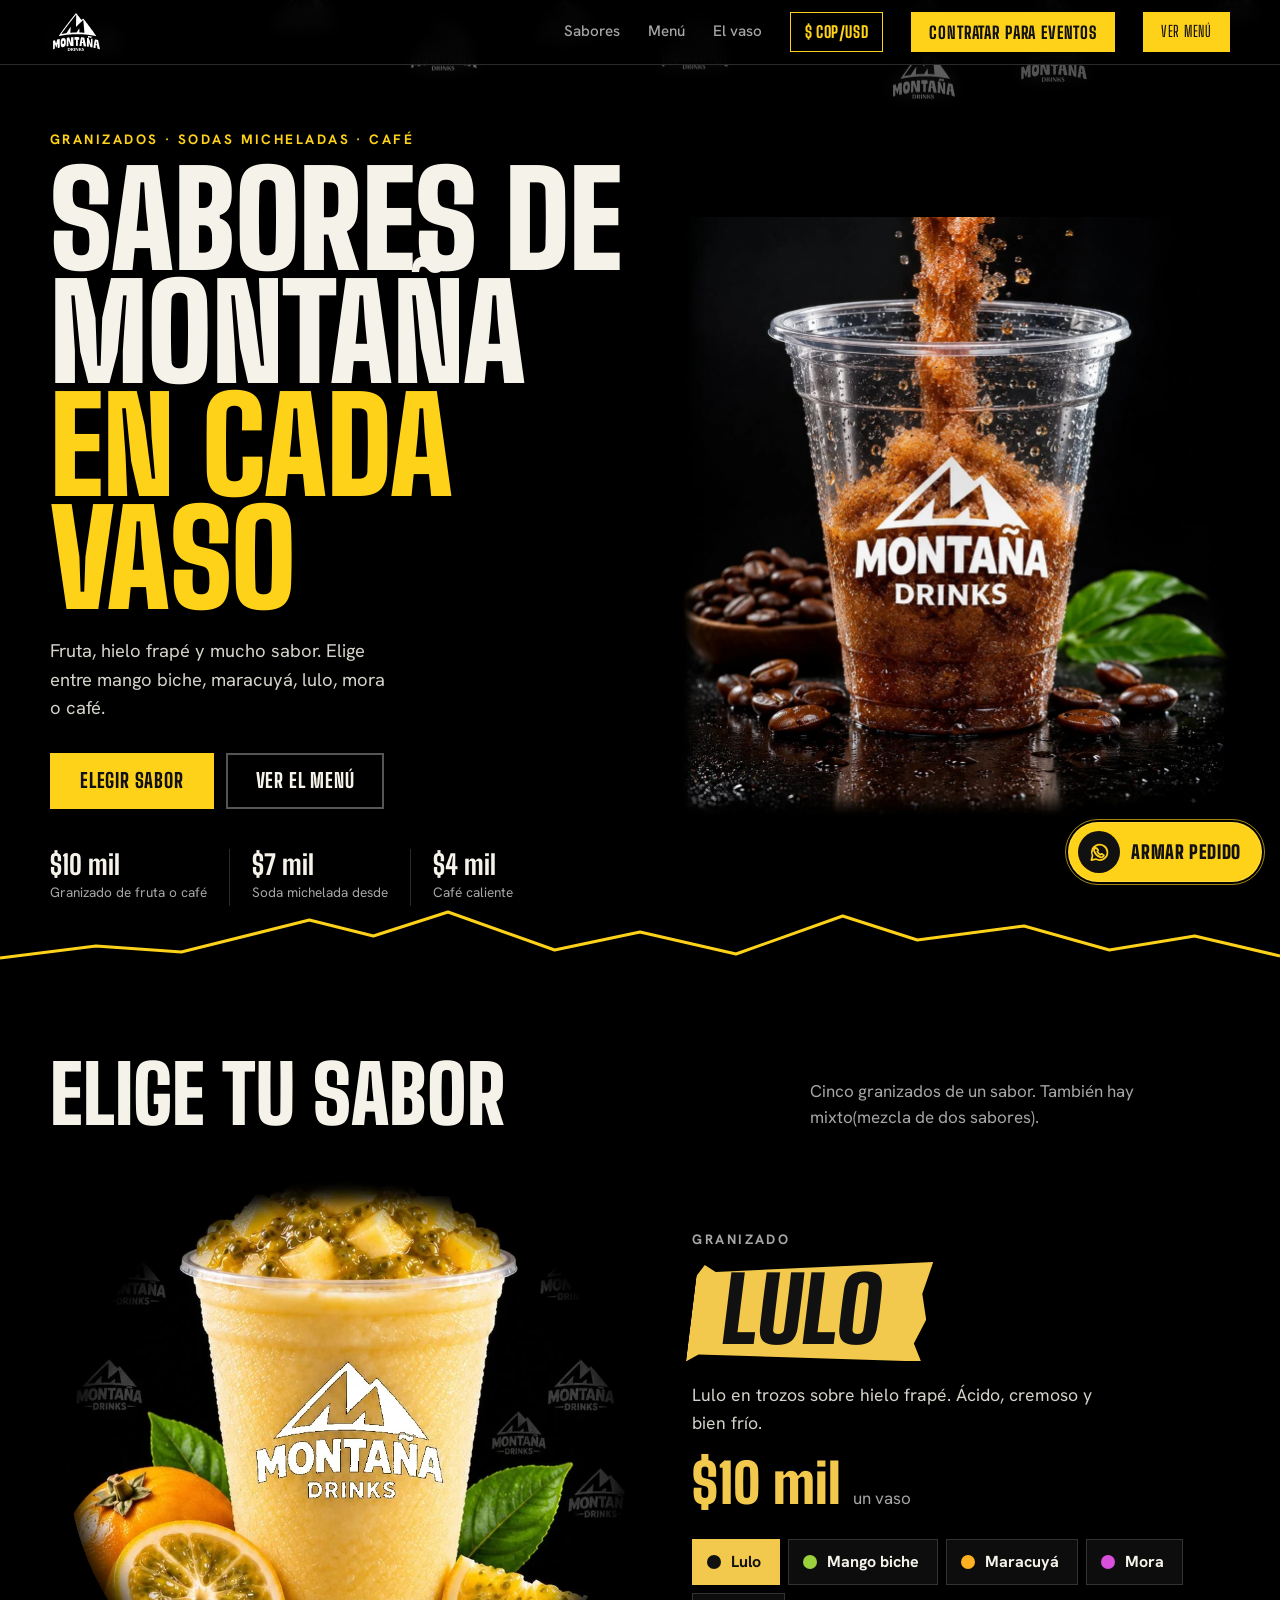
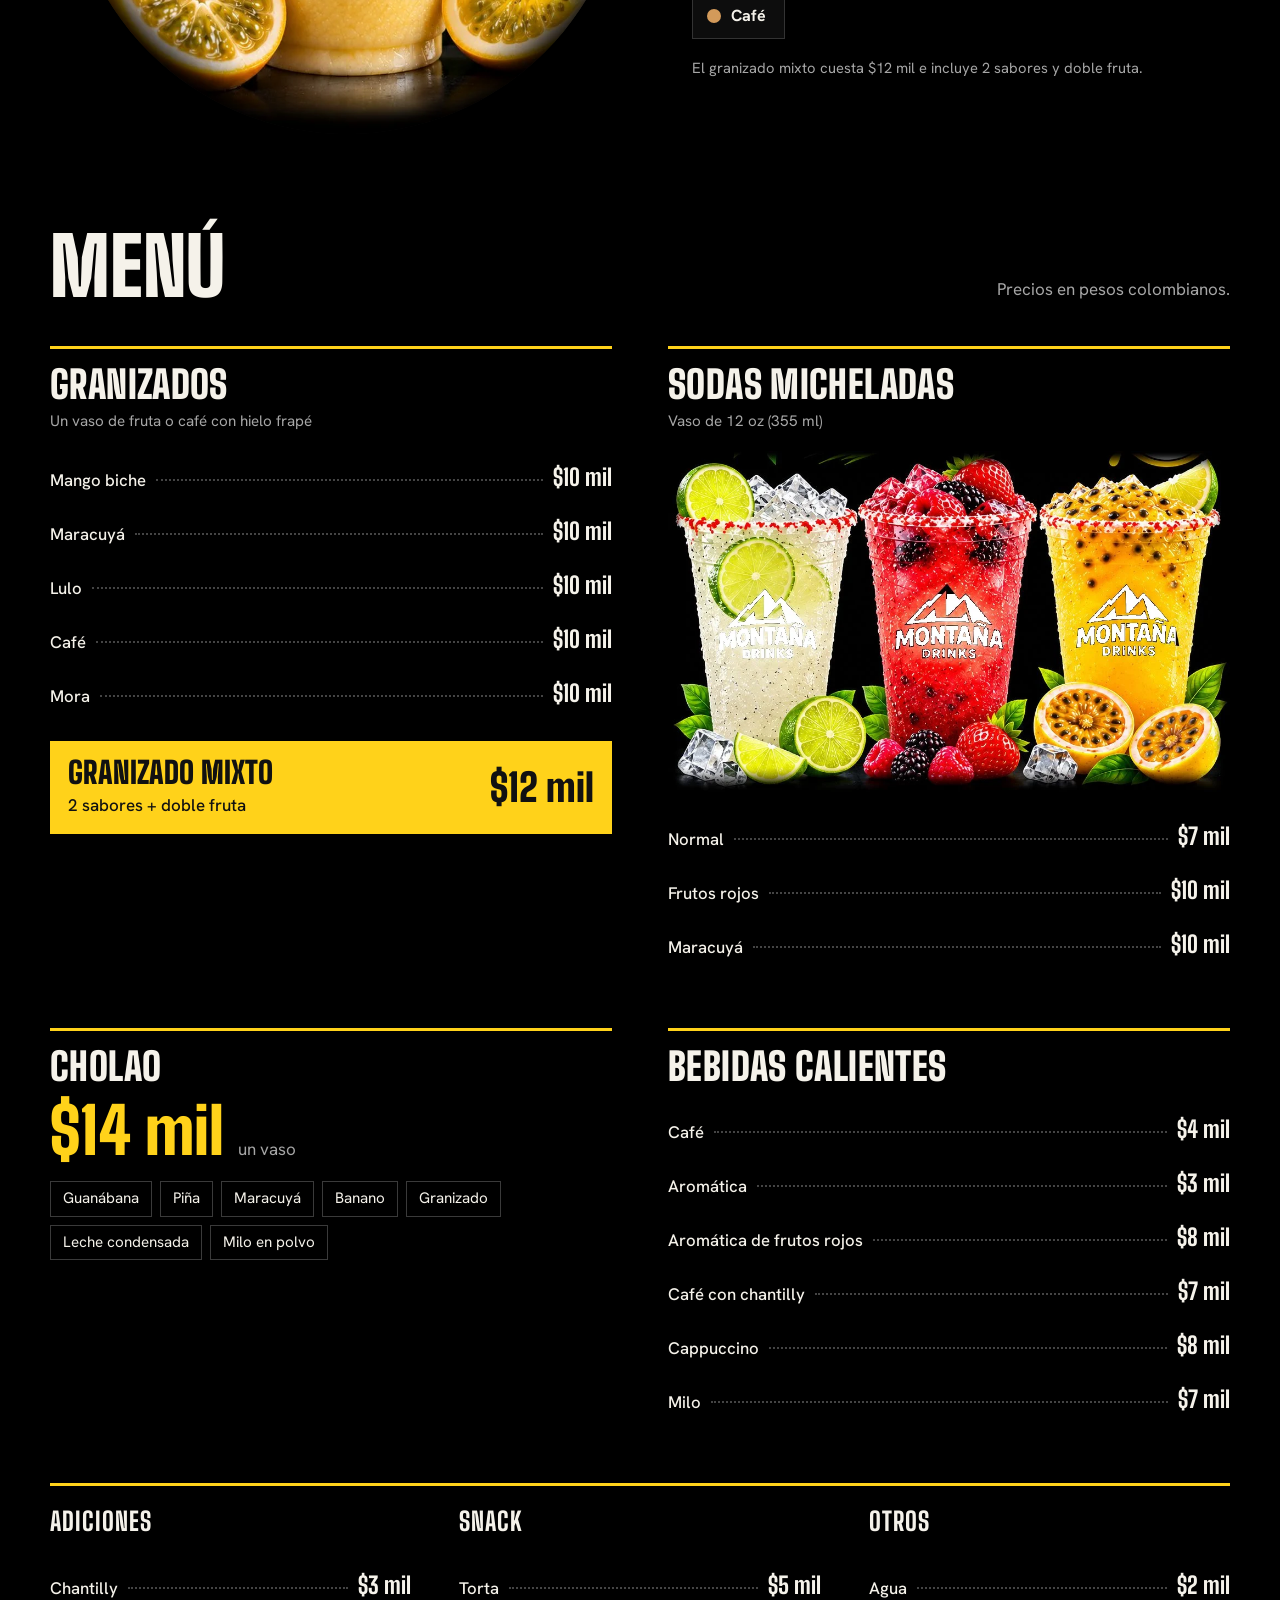
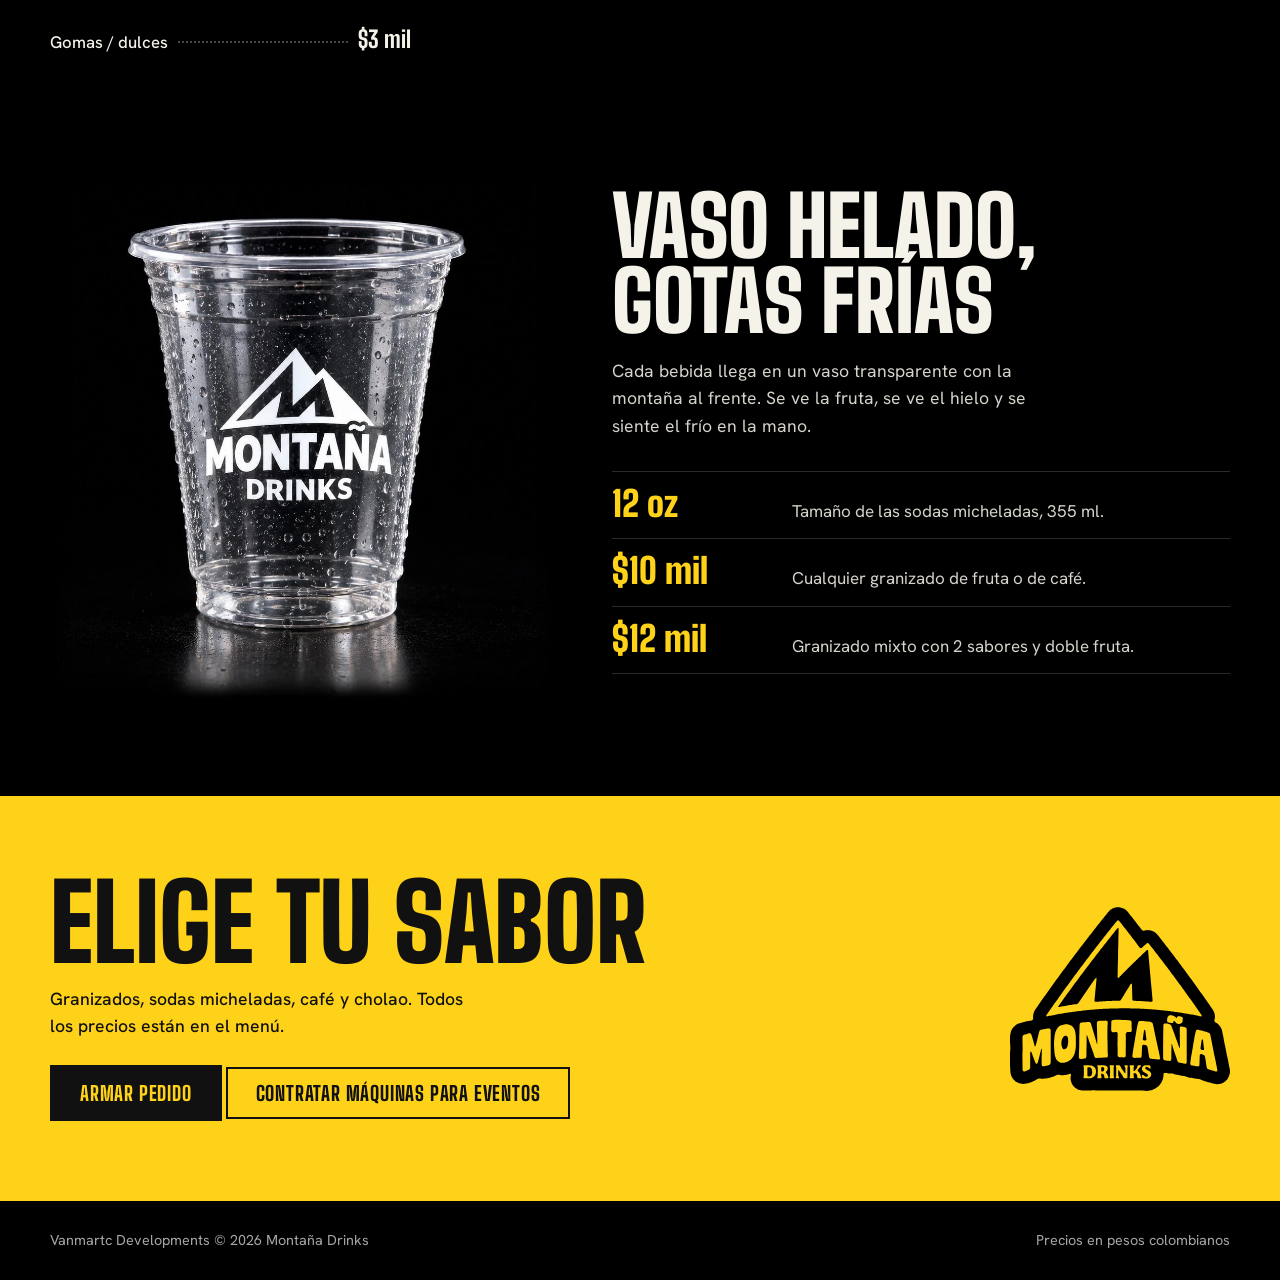
<file: index.html>
<!doctype html>
<html lang="es">

<head>
    <meta charset="utf-8">
    <meta name="viewport" content="width=device-width, initial-scale=1, viewport-fit=cover">

    <!-- SEO Primario -->
    <title>Montaña Drinks | Granizados, Sodas Micheladas y Café Artesanal</title>
    <meta name="description" content="Granizados artesanales de fruta natural, sodas micheladas, café helado y caliente, y cholao. Alquiler de máquinas de granizados para eventos. Frío de montaña en cada vaso.">
    <meta name="keywords" content="granizados, sodas micheladas, café artesanal, cholao, bebidas frías, máquinas para eventos, Montaña Drinks, catering de bebidas">
    <meta name="author" content="Montaña Drinks">
    <meta name="robots" content="index, follow, max-image-preview:large, max-snippet:-1, max-video-preview:-1">
    <link rel="canonical" href="https://xn--montaadrinks-ehb.com/">

    <!-- Geo y Configuración Móvil -->
    <meta name="geo.region" content="CO">
    <meta name="format-detection" content="telephone=no">
    <meta name="theme-color" content="#000000">

    <!-- Open Graph / Facebook / WhatsApp -->
    <meta property="og:type" content="website" />
    <meta property="og:locale" content="es_CO" />
    <meta property="og:site_name" content="Montaña Drinks" />
    <meta property="og:url" content="https://xn--montaadrinks-ehb.com" />
    <meta property="og:title" content="Montaña Drinks | Granizados, Sodas Micheladas y Café Artesanal" />
    <meta property="og:description" content="Granizados de fruta natural, sodas micheladas, café y cholao. Alquiler de máquinas de granizados para tus eventos. Pide en línea por WhatsApp." />
    <meta property="og:image" content="https://xn--montaadrinks-ehb.com/preview.jpg" />
    <meta property="og:image:secure_url" content="https://xn--montaadrinks-ehb.com/preview.jpg" />
    <meta property="og:image:type" content="image/jpeg" />
    <meta property="og:image:width" content="1200" />
    <meta property="og:image:height" content="630" />
    <meta property="og:image:alt" content="Montaña Drinks - Granizados, Sodas Micheladas y Café Artesanal" />

    <!-- Twitter Card -->
    <meta name="twitter:card" content="summary_large_image">
    <meta name="twitter:title" content="Montaña Drinks | Granizados, Sodas Micheladas y Café Artesanal">
    <meta name="twitter:description" content="Granizados de fruta natural, sodas micheladas, café y cholao. Alquiler de máquinas para eventos y pedidos por WhatsApp.">
    <meta name="twitter:image" content="https://xn--montaadrinks-ehb.com/preview.jpg">
    <meta name="twitter:image:alt" content="Montaña Drinks - Granizados, Sodas Micheladas y Café Artesanal">

    <!-- Favicons y Web App Manifest -->
    <link rel="apple-touch-icon" sizes="180x180" href="apple-touch-icon.png">
    <link rel="icon" type="image/png" sizes="32x32" href="favicon-32x32.png">
    <link rel="icon" type="image/png" sizes="16x16" href="favicon-16x16.png">
    <link rel="manifest" href="site.webmanifest">
    <link rel="icon" href="favicon.ico">

    <!-- Fuentes y Estilos -->
    <link rel="preconnect" href="https://fonts.googleapis.com">
    <link rel="preconnect" href="https://fonts.gstatic.com" crossorigin>
    <link rel="stylesheet" href="https://fonts.googleapis.com/css2?family=Big+Shoulders+Display:wght@700;800;900&family=Hanken+Grotesk:wght@400;500;700&display=swap">
    <link rel="stylesheet" href="css/styles.css">

    <!-- Datos Estructurados JSON-LD (Schema.org) -->
    <script type="application/ld+json">
        {
            "@context": "https://schema.org",
            "@graph": [{
                "@type": "FoodEstablishment",
                "@id": "https://xn--montaadrinks-ehb.com/#business",
                "name": "Montaña Drinks",
                "url": "https://xn--montaadrinks-ehb.com/",
                "logo": "https://xn--montaadrinks-ehb.com/img/logo.svg",
                "image": "https://xn--montaadrinks-ehb.com/preview.jpg",
                "description": "Granizados artesanales de fruta natural, sodas micheladas, café y cholao. Servicio de máquinas para eventos.",
                "telephone": "+573045636955",
                "priceRange": "$$",
                "servesCuisine": ["Granizados", "Bebidas artesanales", "Café", "Sodas micheladas", "Cholao"],
                "hasMenu": "https://xn--montaadrinks-ehb.com/#menu",
                "currenciesAccepted": "COP, USD",
                "paymentAccepted": "Cash, Transfer, Card"
            }, {
                "@type": "WebSite",
                "@id": "https://xn--montaadrinks-ehb.com/#website",
                "url": "https://xn--montaadrinks-ehb.com/",
                "name": "Montaña Drinks",
                "description": "Granizados, sodas micheladas, café y cholao. Frío de montaña en cada vaso.",
                "inLanguage": "es"
            }]
        }
    </script>
</head>

<body>
    <div class="ambient" id="ambient" aria-hidden="true">
        <div class="ambient-logos" id="ambientLogos"></div>
        <div class="ambient-ice" id="ambientIce"></div>
    </div>

    <header class="top">
        <div class="wrap">
            <a class="brand" href="#top" aria-label="Montaña Drinks, inicio"><img src="img/logo.svg" width="53" height="44" alt="Montaña Drinks"></a>
            <nav class="nav" aria-label="Principal">
                <a href="#sabores">Sabores</a>
                <a href="#menu">Menú</a>
                <a href="#vaso">El vaso</a>
                <button class="currency-toggle" id="currencyToggle" type="button" aria-label="Mostrar precios en dólares estadounidenses" aria-pressed="false"> $ COP/USD</button>
                <button class="btn-mini event-nav-button" id="openEventFromHeader" type="button" aria-label="Conoce el servicio de máquinas para eventos" aria-haspopup="dialog">
                    <span class="event-nav-long">Contratar para eventos</span>
                    <span class="event-nav-short" aria-hidden="true">Eventos</span>
                </button>
                <a class="btn-mini" href="#menu">Ver menú</a>
            </nav>
        </div>
    </header>

    <main id="top">
        <section class="hero" aria-labelledby="h-hero">
            <video class="hero-video" id="heroVideo" autoplay muted loop playsinline preload="metadata" aria-hidden="true" hidden></video>
            <div class="wrap">
                <div>
                    <p class="eyebrow">Granizados · Sodas micheladas · Café</p>
                    <h1 id="h-hero">Sabores de montaña <span>en cada vaso</span></h1>
                    <p class="lead">Fruta, hielo frapé y mucho sabor. Elige entre mango biche, maracuyá, lulo, mora o café.
                    </p>
                    <div class="cta-row">
                        <a class="btn" href="#sabores">Elegir sabor</a>
                        <a class="btn ghost" href="#menu">Ver el menú</a>
                    </div>
                    <ul class="facts">
                        <li><b data-price-cop="10000">$10 mil</b><small>Granizado de fruta o café</small></li>
                        <li><b data-price-cop="7000">$7 mil</b><small>Soda michelada desde</small></li>
                        <li><b data-price-cop="4000">$4 mil</b><small>Café caliente</small></li>
                    </ul>
                </div>
                <div class="hero-media">
                    <img src="img/pour.webp" width="1100" height="1204" alt="Granizado de café cayendo en un vaso transparente de Montaña Drinks, con gotas y granos de café alrededor">
                </div>
            </div>
        </section>

        <svg class="ridge" viewBox="0 0 1200 56" preserveAspectRatio="none" aria-hidden="true">
            <path
                d="M0 52 L90 40 L170 46 L290 14 L350 30 L420 6 L520 44 L600 26 L690 48 L790 10 L860 34 L960 20 L1040 44 L1120 30 L1200 50" />
        </svg>

        <section class="sec" id="sabores" aria-labelledby="h-sabores" style="--accent:#f2c94c">
            <div class="wrap">
                <div class="sec-head">
                    <h2 id="h-sabores">Elige tu sabor</h2>
                    <p>Cinco granizados de un sabor. También hay mixto(mezcla de dos sabores).</p>
                </div>
                <div class="flavors" id="flavors">
                    <div class="stage" aria-label="Video del sabor seleccionado">
                        <video class="is-active" data-flavor="lulo" src="videos/lulo.mp4" poster="img/lulo.webp" autoplay muted loop playsinline preload="auto" aria-hidden="true"></video>
                        <video poster="img/mango.webp" muted loop playsinline preload="none" aria-hidden="true"></video>
                    </div>
                    <div class="info">
                        <p class="kicker">Granizado</p>
                        <h3 class="flavor-name" id="flavorName">Lulo</h3>
                        <p class="flavor-desc" id="flavorDesc">Lulo en trozos sobre hielo frapé. Ácido, cremoso y bien frío.
                        </p>
                        <p class="flavor-price"><b id="flavorPrice" data-price-cop="10000">$10 mil</b><span>un
                                vaso</span></p>
                        <div class="picker" role="group" aria-label="Sabores de granizado">
                            <button type="button" aria-pressed="true" data-id="lulo" data-name="Lulo" data-c="#f2c94c" data-img="img/lulo.webp" data-video="videos/lulo.mp4" data-desc="Lulo en trozos sobre hielo frapé. Ácido, cremoso y bien frío." style="--c:#f2c94c"><i></i>Lulo</button>
                            <button type="button" aria-pressed="false" data-id="mango" data-name="Mango biche" data-c="#9bd13d" data-img="img/mango.webp" data-video="videos/mangobiche.mp4" data-desc="Mango verde en láminas con un toque picante encima. Verde, fresco y con carácter."
                                style="--c:#9bd13d"><i></i>Mango biche</button>
                            <button type="button" aria-pressed="false" data-id="maracuya" data-name="Maracuyá" data-c="#ffb020" data-img="img/maracuya.webp" data-video="videos/maracuya.mp4" data-desc="Pulpa de maracuyá con semillas sobre hielo. Tropical, ácido y brillante." style="--c:#ffb020"><i></i>Maracuyá</button>
                            <button type="button" aria-pressed="false" data-id="mora" data-name="Mora" data-c="#d84fdb" data-img="img/mora.webp" data-video="videos/blackberry.mp4" data-desc="Moras frescas sobre hielo rosado. Dulce, ácida y con color de sobra." style="--c:#d84fdb"><i></i>Mora</button>
                            <button type="button" aria-pressed="false" data-id="cafe" data-name="Café" data-c="#d39a5a" data-img="img/cafe.webp" data-video="videos/cafe.mp4" data-desc="Café frío con chantilly y chocolate. Para quien quiere el café helado." style="--c:#d39a5a"><i></i>Café</button>
                        </div>
                        <p class="note">El granizado mixto cuesta <span data-price-cop="12000">$12 mil</span> e incluye 2 sabores y doble fruta.
                        </p>
                    </div>
                </div>
            </div>
        </section>

        <section class="sec" id="menu" aria-labelledby="h-menu" style="padding-top:0">
            <div class="wrap">
                <div class="sec-head">
                    <h2 id="h-menu">Menú</h2>
                    <p id="currencyNote">Precios en pesos colombianos.</p>
                </div>
                <div class="menu-grid">
                    <article class="board">
                        <h3>Granizados</h3>
                        <p class="sub">Un vaso de fruta o café con hielo frapé</p>
                        <ul class="rows">
                            <li class="row"><span class="nm">Mango biche</span><span class="dots"></span><span class="pr" data-price-cop="10000">$10 mil</span></li>
                            <li class="row"><span class="nm">Maracuyá</span><span class="dots"></span><span class="pr" data-price-cop="10000">$10 mil</span></li>
                            <li class="row"><span class="nm">Lulo</span><span class="dots"></span><span class="pr" data-price-cop="10000">$10 mil</span></li>
                            <li class="row"><span class="nm">Café</span><span class="dots"></span><span class="pr" data-price-cop="10000">$10 mil</span></li>
                            <li class="row"><span class="nm">Mora</span><span class="dots"></span><span class="pr" data-price-cop="10000">$10 mil</span></li>
                        </ul>
                        <div class="mixto">
                            <div><b>Granizado mixto</b><br><span>2 sabores + doble fruta</span></div>
                            <strong data-price-cop="12000">$12 mil</strong>
                        </div>
                    </article>

                    <article class="board">
                        <h3>Sodas micheladas</h3>
                        <p class="sub">Vaso de 12 oz (355 ml)</p>
                        <img class="sodas-img" src="img/sodas.webp" width="1024" height="620" alt="Tres sodas micheladas: normal con limón, frutos rojos y maracuyá, con borde escarchado">
                        <ul class="rows">
                            <li class="row"><span class="nm">Normal</span><span class="dots"></span><span class="pr" data-price-cop="7000">$7 mil</span></li>
                            <li class="row"><span class="nm">Frutos rojos</span><span class="dots"></span><span class="pr" data-price-cop="10000">$10 mil</span></li>
                            <li class="row"><span class="nm">Maracuyá</span><span class="dots"></span><span class="pr" data-price-cop="10000">$10 mil</span></li>
                        </ul>
                    </article>

                    <article class="board">
                        <h3>Cholao</h3>
                        <div class="cholao-price"><b data-price-cop="14000">$14 mil</b><span>un vaso</span></div>
                        <ul class="tags">
                            <li>Guanábana</li>
                            <li>Piña</li>
                            <li>Maracuyá</li>
                            <li>Banano</li>
                            <li>Granizado</li>
                            <li>Leche condensada</li>
                            <li>Milo en polvo</li>
                        </ul>
                    </article>

                    <article class="board">
                        <h3>Bebidas calientes</h3>
                        <ul class="rows">
                            <li class="row"><span class="nm">Café</span><span class="dots"></span><span class="pr" data-price-cop="4000">$4 mil</span></li>
                            <li class="row"><span class="nm">Aromática</span><span class="dots"></span><span class="pr" data-price-cop="3000">$3 mil</span></li>
                            <li class="row"><span class="nm">Aromática de frutos rojos</span><span class="dots"></span><span class="pr" data-price-cop="8000">$8 mil</span></li>
                            <li class="row"><span class="nm">Café con chantilly</span><span class="dots"></span><span class="pr" data-price-cop="7000">$7 mil</span></li>
                            <li class="row"><span class="nm">Cappuccino</span><span class="dots"></span><span class="pr" data-price-cop="8000">$8 mil</span></li>
                            <li class="row"><span class="nm">Milo</span><span class="dots"></span><span class="pr" data-price-cop="7000">$7 mil</span></li>
                        </ul>
                    </article>

                    <article class="board span-2">
                        <div class="extras">
                            <div>
                                <h4>Adiciones</h4>
                                <ul class="rows">
                                    <li class="row"><span class="nm">Chantilly</span><span class="dots"></span><span class="pr" data-price-cop="3000">$3 mil</span></li>
                                    <li class="row"><span class="nm">Gomas / dulces</span><span class="dots"></span><span class="pr" data-price-cop="3000">$3 mil</span>
                                    </li>
                                </ul>
                            </div>
                            <div>
                                <h4>Snack</h4>
                                <ul class="rows">
                                    <li class="row"><span class="nm">Torta</span><span class="dots"></span><span class="pr" data-price-cop="5000">$5 mil</span></li>
                                </ul>
                            </div>
                            <div>
                                <h4>Otros</h4>
                                <ul class="rows">
                                    <li class="row"><span class="nm">Agua</span><span class="dots"></span><span class="pr" data-price-cop="2000">$2 mil</span></li>
                                </ul>
                            </div>
                        </div>
                    </article>
                </div>
            </div>
        </section>

        <section class="sec" id="vaso" aria-labelledby="h-vaso" style="padding-top:0">
            <div class="wrap cup">
                <img src="img/vaso.webp" width="1000" height="1061" alt="Vaso transparente de Montaña Drinks cubierto de gotas de agua sobre fondo negro">
                <div>
                    <h2 id="h-vaso">Vaso helado, gotas frías</h2>
                    <p>Cada bebida llega en un vaso transparente con la montaña al frente. Se ve la fruta, se ve el hielo y se siente el frío en la mano.</p>
                    <dl class="stats">
                        <div>
                            <dt>12 oz</dt>
                            <dd>Tamaño de las sodas micheladas, 355 ml.</dd>
                        </div>
                        <div>
                            <dt data-price-cop="10000">$10 mil</dt>
                            <dd>Cualquier granizado de fruta o de café.</dd>
                        </div>
                        <div>
                            <dt data-price-cop="12000">$12 mil</dt>
                            <dd>Granizado mixto con 2 sabores y doble fruta.</dd>
                        </div>
                    </dl>
                </div>
            </div>
        </section>

        <section class="close" aria-labelledby="h-close">
            <div class="wrap">
                <div>
                    <h2 id="h-close">Elige tu sabor</h2>
                    <p>Granizados, sodas micheladas, café y cholao. Todos los precios están en el menú.</p>
                    <a class="btn" id="orderBtn" data-order href="#orderDialog" aria-haspopup="dialog">Armar pedido</a>
                    <button class="btn event-cta" id="openEventFromClose" type="button" aria-haspopup="dialog">Contratar
                        máquinas para eventos</button>
                </div>
                <img src="img/logoNegro.svg" width="600" height="502" alt="Logo de Montaña Drinks">
            </div>
        </section>
    </main>

    <footer>
        <div class="wrap">
            <span>Vanmartc Developments © 2026 Montaña Drinks</span>
            <span id="footerCurrency">Precios en pesos colombianos</span>
        </div>
    </footer>

    <button class="whatsapp-float" id="whatsappFloat" type="button" aria-label="Armar pedido por WhatsApp" aria-haspopup="dialog">
        <span class="whatsapp-icon" aria-hidden="true">
            <svg viewBox="0 0 24 24">
                <path d="M20.3 11.7a8.2 8.2 0 0 1-12.1 7.2L3.5 20l1.2-4.5a8.2 8.2 0 1 1 15.6-3.8Z"></path>
                <path
                    d="M8.3 7.8c.3-.4.7-.4 1-.1l1.2 1.7c.2.3.2.6-.1.9l-.7.7a8.4 8.4 0 0 0 3.3 3.3l.7-.7c.3-.3.6-.3.9-.1l1.7 1.2c.3.2.3.7.1 1-1 1.2-2.4 1.6-3.8 1.1a10.7 10.7 0 0 1-6.2-6.2c-.5-1.4-.1-2.8 1.1-3.8Z">
                </path>
            </svg>
        </span>
        <span>Armar pedido</span>
    </button>

    <dialog class="order-dialog" id="orderDialog" aria-labelledby="orderTitle">
        <div class="order-dialog-content">
            <div class="order-dialog-head">
                <div>
                    <h2 id="orderTitle">Arma tu pedido</h2>
                    <p>Elige bebidas, cantidades y adiciones.</p>
                </div>
                <button class="order-close" id="closeOrder" type="button" aria-label="Cerrar pedido">×</button>
            </div>

            <div class="order-fields">
                <label for="orderProduct">Producto
                    <select id="orderProduct">
                        <optgroup label="Granizados">
                            <option value="granizado-lulo" data-name="Granizado de lulo" data-order-price-cop="10000"
                                selected>Granizado de lulo</option>
                            <option value="granizado-mango" data-name="Granizado de mango biche"
                                data-order-price-cop="10000">Granizado de mango biche</option>
                            <option value="granizado-maracuya" data-name="Granizado de maracuyá"
                                data-order-price-cop="10000">Granizado de maracuyá</option>
                            <option value="granizado-mora" data-name="Granizado de mora" data-order-price-cop="10000">
                                Granizado de mora</option>
                            <option value="granizado-cafe" data-name="Granizado de café" data-order-price-cop="10000">
                                Granizado de café</option>
                            <option value="granizado-mixto" data-name="Granizado mixto" data-order-price-cop="12000">
                                Granizado mixto</option>
                        </optgroup>
                        <optgroup label="Sodas micheladas">
                            <option value="soda-normal" data-name="Soda michelada normal" data-order-price-cop="7000">
                                Normal</option>
                            <option value="soda-frutos-rojos" data-name="Soda michelada de frutos rojos"
                                data-order-price-cop="10000">Frutos rojos</option>
                            <option value="soda-maracuya" data-name="Soda michelada de maracuyá"
                                data-order-price-cop="10000">Maracuyá</option>
                        </optgroup>
                        <optgroup label="Cholao">
                            <option value="cholao" data-name="Cholao" data-order-price-cop="14000">GraniCholao</option>
                        </optgroup>
                        <optgroup label="Bebidas calientes">
                            <option value="cafe-caliente" data-name="Café caliente" data-order-price-cop="4000">Café
                            </option>
                            <option value="aromatica" data-name="Aromática" data-order-price-cop="3000">Aromática
                            </option>
                            <option value="aromatica-rojos" data-name="Aromática de frutos rojos"
                                data-order-price-cop="8000">Aromática de frutos rojos</option>
                            <option value="cafe-chantilly" data-name="Café con chantilly" data-order-price-cop="7000">
                                Café con chantilly</option>
                            <option value="cappuccino" data-name="Cappuccino" data-order-price-cop="8000">Cappuccino
                            </option>
                            <option value="milo" data-name="Milo" data-order-price-cop="7000">Milo</option>
                        </optgroup>
                        <optgroup label="Otros">
                            <option value="torta" data-name="Torta" data-order-price-cop="5000">Torta</option>
                            <option value="agua" data-name="Agua" data-order-price-cop="2000">Agua</option>
                        </optgroup>
                    </select>
                </label>
                <label for="orderQuantity">Cantidad
                    <input id="orderQuantity" type="number" min="1" max="20" step="1" value="1" required>
                </label>
            </div>

            <div class="order-mixed-fields" id="mixedFlavorFields" hidden>
                <label for="mixedFlavorOne">Primer sabor
                    <select id="mixedFlavorOne">
                        <option>Lulo</option>
                        <option>Mango biche</option>
                        <option>Maracuyá</option>
                        <option>Mora</option>
                        <option>Café</option>
                    </select>
                </label>
                <label for="mixedFlavorTwo">Segundo sabor
                    <select id="mixedFlavorTwo">
                        <option>Mango biche</option>
                        <option>Lulo</option>
                        <option>Maracuyá</option>
                        <option>Mora</option>
                        <option>Café</option>
                    </select>
                </label>
            </div>
            <p class="order-mixed-error" id="mixedFlavorError" hidden>Elige dos sabores diferentes para el granizado mixto.
            </p>

            <fieldset class="order-addons">
                <legend>Adiciones por unidad</legend>
                <label><input type="checkbox" name="orderAddon" value="chantilly" data-name="Chantilly"
                        data-order-price-cop="3000">Chantilly <span data-price-cop="3000">$3 mil</span></label>
                <label><input type="checkbox" name="orderAddon" value="gomas" data-name="Gomas / dulces"
                        data-order-price-cop="3000">Gomas / dulces <span data-price-cop="3000">$3 mil</span></label>
            </fieldset>

            <button class="order-add-button" id="addOrderItem" type="button">Agregar al pedido</button>

            <section class="order-cart" aria-labelledby="orderCartTitle">
                <h3 id="orderCartTitle">Tu pedido</h3>
                <p class="order-empty" id="orderEmpty">Aún no has agregado productos.</p>
                <ul class="order-items" id="orderItems" hidden></ul>
                <div class="order-total" id="orderTotal" hidden>
                    <span>Total estimado</span>
                    <strong id="orderTotalValue"></strong>
                </div>
            </section>

            <label class="order-notes-label" for="orderNotes">Notas para el pedido (opcional)
                <textarea id="orderNotes" rows="3"
                    placeholder="Por ejemplo: sin chantilly, recoger a las 4 p. m."></textarea>
            </label>
            <a class="order-send" id="sendOrder" href="#" target="_blank" rel="noopener" aria-disabled="true">Enviar
                pedido por WhatsApp</a>
        </div>
    </dialog>

    <dialog class="order-dialog event-dialog" id="eventDialog" aria-labelledby="eventTitle">
        <div class="order-dialog-content event-dialog-content">
            <div class="order-dialog-head">
                <div>
                    <p class="eyebrow">Montaña Drinks para tu celebración</p>
                    <h2 id="eventTitle">Una experiencia fría para compartir</h2>
                </div>
                <div class="event-dialog-actions">
                    <img class="event-dialog-logo" src="img/logo.svg" width="600" height="502" alt="Montaña Drinks">
                    <button class="order-close" id="closeEvent" type="button" aria-label="Cerrar información de eventos">×</button>
                </div>
            </div>
            <p class="event-dialog-copy">
                <strong>Lleva nuestras máquinas de granizados a tu evento y ofrece bebidas recién preparadas, coloridas
                    y refrescantes. Una forma diferente de atender a tus invitados en cumpleaños, celebraciones y
                    eventos empresariales.</strong>
            </p>
            <p class="event-dialog-copy">
                <strong>Bebidas con o sin alcohol; nuestros productos están elaborados a base de fruta natural, sin
                    colorantes.</strong>
            </p>
            <div class="event-carousel">
                <div class="event-gallery" id="eventGallery" role="list" aria-label="Galería de eventos. Desliza para ver las seis imágenes." tabindex="0">
                    <span class="event-gallery-spacer" aria-hidden="true"></span>
                    <figure class="event-slide" role="listitem">
                        <img src="img/evento1.webp" width="2752" height="1536" alt="Montaña Drinks en un evento" loading="lazy" decoding="async">
                        <figcaption>Momentos para compartir</figcaption>
                    </figure>
                    <figure class="event-slide" role="listitem">
                        <img src="img/evento2.webp" width="2752" height="1536" alt="Servicio de Montaña Drinks para invitados" loading="lazy" decoding="async">
                        <figcaption>Un brindis diferente</figcaption>
                    </figure>
                    <figure class="event-slide" role="listitem">
                        <img src="img/evento3.webp" width="2752" height="1536" alt="Montaña Drinks acompañando una celebración" loading="lazy" decoding="async">
                        <figcaption>El sabor de celebrar</figcaption>
                    </figure>
                    <figure class="event-slide" role="listitem">
                        <img src="img/evento4.webp" width="2752" height="1536" alt="Estación de granizados para eventos" loading="lazy" decoding="async">
                        <figcaption>Hecho para compartir</figcaption>
                    </figure>
                    <figure class="event-slide" role="listitem">
                        <img src="img/evento5.webp" width="2752" height="1536" alt="Máquinas de granizados Montaña Drinks para eventos" loading="lazy" decoding="async">
                        <figcaption>Tu evento, más refrescante</figcaption>
                    </figure>
                    <figure class="event-slide" role="listitem">
                        <img src="img/evento6.webp" width="2752" height="1536" alt="Experiencia Montaña Drinks en una celebración" loading="lazy" decoding="async">
                        <figcaption>Una experiencia que se disfruta</figcaption>
                    </figure>
                    <span class="event-gallery-spacer" aria-hidden="true"></span>
                </div>
                <div class="event-carousel-controls">
                    <div class="event-carousel-arrows">
                        <button class="event-carousel-arrow" id="eventCarouselPrev" type="button" aria-label="Ver imágenes anteriores" disabled>
                            <svg viewBox="0 0 24 24" aria-hidden="true">
                                <path d="m15 18-6-6 6-6"></path>
                            </svg>
                        </button>
                        <button class="event-carousel-arrow" id="eventCarouselNext" type="button" aria-label="Ver más imágenes">
                            <svg viewBox="0 0 24 24" aria-hidden="true">
                                <path d="m9 18 6-6-6-6"></path>
                            </svg>
                        </button>
                    </div>
                    <div class="event-carousel-dots" role="group" aria-label="Elegir imagen del carrusel">
                        <button class="event-carousel-dot" type="button" data-event-slide="0" aria-label="Ir a imagen 1" aria-current="true"></button>
                        <button class="event-carousel-dot" type="button" data-event-slide="1" aria-label="Ir a imagen 2"></button>
                        <button class="event-carousel-dot" type="button" data-event-slide="2" aria-label="Ir a imagen 3"></button>
                        <button class="event-carousel-dot" type="button" data-event-slide="3" aria-label="Ir a imagen 4"></button>
                        <button class="event-carousel-dot" type="button" data-event-slide="4" aria-label="Ir a imagen 5"></button>
                        <button class="event-carousel-dot" type="button" data-event-slide="5" aria-label="Ir a imagen 6"></button>
                    </div>
                    <output class="event-carousel-status" id="eventCarouselStatus" aria-live="polite">01 / 06</output>
                </div>
            </div>
            <a class="order-send" id="eventWhatsApp" href="#" target="_blank" rel="noopener">
                <span>Consultar disponibilidad</span>
                <svg class="event-whatsapp-mark" viewBox="0 0 24 24" aria-hidden="true">
                    <path d="M20.3 11.7a8.2 8.2 0 0 1-12.1 7.2L3.5 20l1.2-4.5a8.2 8.2 0 1 1 15.6-3.8Z"></path>
                    <path
                        d="M8.3 7.8c.3-.4.7-.4 1-.1l1.2 1.7c.2.3.2.6-.1.9l-.7.7a8.4 8.4 0 0 0 3.3 3.3l.7-.7c.3-.3.6-.3.9-.1l1.7 1.2c.3.2.3.7.1 1-1 1.2-2.4 1.6-3.8 1.1a10.7 10.7 0 0 1-6.2-6.2c-.5-1.4-.1-2.8 1.1-3.8Z">
                    </path>
                </svg>
            </a>
        </div>
    </dialog>

    <script src="js/scripts.js"></script>
</body>

</html>
</file>
<file: css/styles.css>
:root {
            color-scheme: light;
            box-sizing: border-box;
            padding-top: env(safe-area-inset-top, 0px);
            padding-bottom: env(safe-area-inset-bottom, 0px)
        }

        html {
            scroll-padding-top: env(safe-area-inset-top, 0px)
        }

        body {
            margin: 0;
            padding: 0;
            font: 14px -apple-system, BlinkMacSystemFont, sans-serif;
            background: #fff;
            color: #000
        }

        img {
            max-width: 100%
        }

        [hidden]:not([hidden=until-found i]) {
            display: none !important
        }

/* Layout: black stage like the brand posters. Split hero, one flavor picker as the interactive moment, a yellow mountain ridgeline as the only recurring motif. */

        :root {
            --bg: #000000;
            --fg: #f5f2ea;
            --muted: #a6a6a6;
            --line: #2a2a2a;
            --brand: #ffd21a;
            --brand-ink: #111111;
            --accent: #f2c94c;
            --font-display: 'Big Shoulders Display', 'Arial Narrow', Impact, sans-serif;
            --font-body: 'Hanken Grotesk', system-ui, -apple-system, 'Segoe UI', sans-serif;
            color-scheme: dark;
        }

        html {
            scroll-behavior: smooth;
            background: var(--bg);
            overflow-x: hidden;
        }

        body {
            margin: 0;
            max-width: 100%;
            overflow-x: hidden;
            background: var(--bg);
            color: var(--fg);
            font: 400 17px/1.55 var(--font-body);
            -webkit-font-smoothing: antialiased;
            isolation: isolate;
        }

        body::before {
            content: "";
            position: fixed;
            inset: 0 0 auto;
            height: env(safe-area-inset-top, 0px);
            background: var(--bg);
            z-index: 30;
        }

        .ambient {
            position: fixed;
            inset: 0;
            z-index: 0;
            overflow: hidden;
            pointer-events: none;
        }

        main,
        footer {
            position: relative;
            z-index: 1;
        }

        .ambient-mote {
            position: absolute;
            top: 0;
            left: var(--x);
            transform: translate3d(0, var(--scroll-shift, 0px), 0);
            will-change: transform;
        }

        .ambient-mote img {
            display: block;
            width: var(--size);
            max-width: none;
            opacity: var(--opacity);
            filter: drop-shadow(0 0 9px rgba(235, 248, 255, .28));
            animation: brand-snowfall var(--duration) linear var(--delay) infinite;
        }

        .ambient-ice {
            position: absolute;
            inset: 0;
            overflow: hidden;
        }

        .ice-shard {
            position: absolute;
            width: var(--size);
            aspect-ratio: .8;
            background: linear-gradient(145deg, rgba(246, 253, 255, .98), rgba(137, 199, 224, .58));
            clip-path: polygon(48% 0, 100% 34%, 76% 100%, 20% 82%, 0 30%);
            filter: drop-shadow(0 0 7px rgba(159, 223, 249, .7));
            animation: ice-release var(--duration) cubic-bezier(.16, .7, .3, 1) forwards;
        }

        @keyframes brand-snowfall {
            from {
                transform: translate3d(0, -18vh, 0) rotate(var(--rotation));
            }

            to {
                transform: translate3d(var(--drift), 120vh, 0) rotate(calc(var(--rotation) + 360deg));
            }
        }

        @keyframes ice-release {
            0% {
                opacity: 0;
                transform: translate3d(0, 0, 0) scale(.45) rotate(0);
            }

            16% {
                opacity: .9;
            }

            100% {
                opacity: 0;
                transform: translate3d(var(--drift), 130px, 0) scale(.18) rotate(var(--rotation));
            }
        }

        img {
            display: block;
            max-width: 100%;
            height: auto;
        }

        a {
            color: inherit;
        }

        h1,
        h2,
        h3 {
            font-family: var(--font-display);
            text-transform: uppercase;
            margin: 0;
            text-wrap: balance;
        }

        p {
            margin: 0;
        }

        :focus-visible {
            outline: 3px solid var(--brand);
            outline-offset: 3px;
        }

        .wrap {
            max-width: 1180px;
            margin: 0 auto;
            padding-left: max(16px, env(safe-area-inset-left, 0px));
            padding-right: max(16px, env(safe-area-inset-right, 0px));
        }

        section[id] {
            scroll-margin-top: 72px;
        }

        /* Header */

        .top {
            position: sticky;
            top: env(safe-area-inset-top, 0px);
            z-index: 20;
            background: rgba(0, 0, 0, .9);
            backdrop-filter: blur(8px);
            border-bottom: 1px solid var(--line);
        }

        .top .wrap {
            display: flex;
            align-items: center;
            justify-content: space-between;
            gap: 16px;
            height: 64px;
        }

        .brand img {
            height: 44px;
            width: auto;
        }

        .nav {
            display: flex;
            align-items: center;
            gap: 28px;
        }

        .nav a {
            text-decoration: none;
            font-weight: 500;
            font-size: .95rem;
            color: var(--muted);
        }

        .nav a:hover {
            color: var(--fg);
        }

        .nav .btn-mini {
            color: var(--brand-ink);
        }

        .event-nav-button {
            border: 0;
            cursor: pointer;
        }

        .event-nav-short {
            display: none;
        }

        .currency-toggle {
            min-height: 40px;
            padding: 0 14px;
            border: 1px solid var(--brand);
            background: transparent;
            color: var(--brand);
            font: 800 1rem/1 var(--font-display);
            letter-spacing: .04em;
            white-space: nowrap;
            cursor: pointer;
            transition: background .2s ease, color .2s ease;
        }

        .currency-toggle:hover {
            background: var(--brand);
            color: var(--brand-ink);
        }

        .currency-toggle .currency-spin {
            display: inline-block;
            width: 1.1em;
            height: 1.1em;
            margin-left: .45em;
            vertical-align: middle;
            border: 2px solid currentColor;
            border-top-color: transparent;
            border-radius: 50%;
            animation: currency-spin .8s linear infinite;
        }

        @keyframes currency-spin {
            to {
                transform: rotate(360deg);
            }
        }

        @media (max-width: 620px) {
            .nav a:not(.btn-mini) {
                display: none;
            }

            .nav {
                gap: 8px;
            }

            .nav .btn-mini {
                min-height: 38px;
                padding-inline: 8px;
                font-size: .86rem;
            }

            .currency-toggle {
                min-height: 38px;
                padding-inline: 8px;
                font-size: .86rem;
            }

            .event-nav-long {
                display: none;
            }

            .event-nav-short {
                display: inline;
            }
        }

        .btn {
            display: inline-flex;
            align-items: center;
            justify-content: center;
            gap: 8px;
            min-height: 52px;
            padding: 0 28px;
            font-family: var(--font-display);
            font-weight: 800;
            font-size: 1.25rem;
            letter-spacing: .04em;
            text-transform: uppercase;
            text-decoration: none;
            background: var(--brand);
            color: var(--brand-ink);
            border: 2px solid var(--brand);
            transition: transform .15s ease, background .15s ease;
        }

        .btn:hover {
            transform: translateY(-2px);
        }

        .btn.ghost {
            background: transparent;
            color: var(--fg);
            border-color: #555;
        }

        .btn.ghost:hover {
            border-color: var(--fg);
        }

        .btn-mini {
            display: inline-flex;
            align-items: center;
            min-height: 40px;
            padding: 0 18px;
            background: var(--brand);
            font-family: var(--font-display);
            font-weight: 800;
            letter-spacing: .05em;
            text-transform: uppercase;
            font-size: 1.05rem;
        }

        /* Hero */

        .hero {
            position: relative;
            overflow: hidden;
        }

        .hero-video {
            position: absolute;
            inset: 0;
            width: 100%;
            height: 100%;
            object-fit: cover;
            opacity: .5;
            z-index: 0;
        }

        .hero .wrap {
            position: relative;
            z-index: 1;
            display: grid;
            grid-template-columns: 1fr;
            gap: 8px;
            align-items: center;
            padding-block: clamp(28px, 5vw, 64px) 0;
        }

        .eyebrow {
            font-weight: 700;
            font-size: .85rem;
            letter-spacing: .18em;
            text-transform: uppercase;
            color: var(--brand);
        }

        .hero h1 {
            font-weight: 900;
            font-size: clamp(3.6rem, 11vw, 8.2rem);
            line-height: .86;
            letter-spacing: -.005em;
            margin-top: 14px;
        }

        .hero h1 span {
            color: var(--brand);
            display: block;
        }

        .hero .lead {
            margin-top: 22px;
            max-width: 34ch;
            font-size: 1.15rem;
            color: #d6d3cb;
        }

        .cta-row {
            display: flex;
            flex-wrap: wrap;
            gap: 12px;
            margin-top: 30px;
        }

        .facts {
            display: flex;
            flex-wrap: wrap;
            gap: 10px 0;
            margin: 40px 0 0;
            padding: 0;
            list-style: none;
        }

        .facts li {
            padding: 2px 22px 2px 0;
            margin-right: 22px;
            border-right: 1px solid var(--line);
        }

        .facts li:last-child {
            border-right: 0;
            margin-right: 0;
        }

        .facts b {
            display: block;
            font-family: var(--font-display);
            font-weight: 800;
            font-size: 1.7rem;
            line-height: 1;
        }

        .facts small {
            color: var(--muted);
            font-size: .85rem;
        }

        .hero-media {
            position: relative;
            justify-self: center;
            width: min(100%, 560px);
        }

        .hero-media img {
            width: 100%;
            max-height: 78vh;
            object-fit: contain;
            animation: drift 7s ease-in-out infinite;
        }

        @keyframes drift {

            0%,
            100% {
                transform: translateY(0);
            }

            50% {
                transform: translateY(-8px);
            }
        }

        @media (min-width: 900px) {
            .hero .wrap {
                grid-template-columns: 1.05fr .95fr;
                gap: 24px;
            }
        }

        /* Ridgeline */

        .ridge {
            display: block;
            width: 100%;
            height: 56px;
        }

        .ridge path {
            fill: none;
            stroke: var(--brand);
            stroke-width: 3;
            vector-effect: non-scaling-stroke;
            stroke-linejoin: round;
        }

        /* Section heads */

        .sec {
            padding-block: clamp(48px, 8vw, 96px);
        }

        .sec-head {
            display: flex;
            flex-wrap: wrap;
            align-items: end;
            justify-content: space-between;
            gap: 12px 32px;
            margin-bottom: clamp(24px, 4vw, 44px);
        }

        .sec-head h2 {
            font-weight: 900;
            font-size: clamp(2.6rem, 7vw, 5rem);
            line-height: .9;
        }

        .sec-head p {
            color: var(--muted);
            max-width: 42ch;
        }

        /* Flavor picker */

        .flavors {
            display: grid;
            grid-template-columns: 1fr;
            gap: 20px;
            align-items: center;
        }

        @media (min-width: 900px) {
            .flavors {
                grid-template-columns: 1.05fr .95fr;
                gap: 48px;
            }
        }

        .stage {
            position: relative;
            width: min(100%, 560px);
            aspect-ratio: 1;
            margin-inline: auto;
            overflow: hidden;
            border-radius: 50%;
            background: #101010;
        }

        .stage::after {
            content: "";
            position: absolute;
            inset: 0;
            z-index: 2;
            border-radius: inherit;
            box-shadow: inset 0 0 24px 6px rgba(0, 0, 0, .32);
            pointer-events: none;
        }

        .stage video {
            position: absolute;
            inset: 0;
            z-index: 1;
            width: 100%;
            height: 100%;
            object-fit: cover;
            opacity: 0;
            transform: scale(1.015);
            transition: opacity .7s cubic-bezier(.22, 1, .36, 1), transform .9s cubic-bezier(.22, 1, .36, 1);
        }

        .stage video.is-active {
            opacity: 1;
            transform: scale(1);
        }

        .info {
            min-width: 0;
        }

        .kicker {
            font-weight: 700;
            font-size: .85rem;
            letter-spacing: .18em;
            text-transform: uppercase;
            color: var(--muted);
        }

        .flavor-name {
            display: inline-block;
            margin: 12px 0 0;
            padding: .06em .5em .1em .35em;
            font-weight: 900;
            font-size: clamp(3rem, 8vw, 5.6rem);
            line-height: .95;
            color: var(--brand-ink);
            background: var(--accent);
            transform: skewX(-7deg);
            clip-path: polygon(0 14%, 3% 3%, 8% 10%, 100% 0, 97% 32%, 100% 58%, 96% 82%, 100% 100%, 5% 93%, 0 100%);
            transition: background .3s ease;
        }

        .flavor-desc {
            margin-top: 20px;
            font-size: 1.1rem;
            color: #d6d3cb;
            max-width: 40ch;
            min-height: 3.2em;
        }

        .flavor-price {
            display: flex;
            align-items: baseline;
            gap: 12px;
            margin-top: 18px;
        }

        .flavor-price b {
            font-family: var(--font-display);
            font-weight: 900;
            font-size: 3.4rem;
            line-height: 1;
            color: var(--accent);
            transition: color .3s ease;
        }

        .flavor-price span {
            color: var(--muted);
        }

        .picker {
            display: flex;
            flex-wrap: wrap;
            gap: 8px;
            margin-top: 28px;
        }

        .picker button {
            display: inline-flex;
            align-items: center;
            gap: 10px;
            min-height: 46px;
            padding: 0 18px 0 14px;
            background: #0d0d0d;
            color: var(--fg);
            border: 1px solid #333;
            cursor: pointer;
            font: 700 1rem/1 var(--font-body);
            transition: background .15s ease, border-color .15s ease, color .15s ease;
        }

        .picker button i {
            width: 14px;
            height: 14px;
            border-radius: 50%;
            background: var(--c);
            flex: none;
        }

        .picker button:hover {
            border-color: var(--c);
        }

        .picker button[aria-pressed="true"] {
            background: var(--c);
            border-color: var(--c);
            color: var(--brand-ink);
        }

        .picker button[aria-pressed="true"] i {
            background: var(--brand-ink);
        }

        .note {
            margin-top: 18px;
            font-size: .92rem;
            color: var(--muted);
        }

        /* Menu */

        .menu-grid {
            display: grid;
            grid-template-columns: 1fr;
            gap: 56px 56px;
        }

        @media (min-width: 900px) {
            .menu-grid {
                grid-template-columns: 1fr 1fr;
            }

            .span-2 {
                grid-column: 1 / -1;
            }
        }

        .board {
            min-width: 0;
            border-top: 3px solid var(--brand);
            padding-top: 16px;
        }

        .board h3 {
            font-weight: 900;
            font-size: 2.4rem;
            line-height: 1;
            letter-spacing: .01em;
        }

        .board .sub {
            color: var(--muted);
            font-size: .95rem;
            margin-top: 6px;
        }

        .rows {
            margin: 18px 0 0;
            padding: 0;
            list-style: none;
        }

        .row {
            display: flex;
            align-items: baseline;
            gap: 10px;
            padding: 9px 0;
            min-width: 0;
        }

        .row .nm {
            min-width: 0;
            font-weight: 500;
            font-size: 1.05rem;
        }

        .row .dots {
            flex: 1;
            min-width: 12px;
            border-bottom: 2px dotted #444;
            transform: translateY(-5px);
        }

        .row .pr {
            font-family: var(--font-display);
            font-weight: 800;
            font-size: 1.45rem;
            white-space: nowrap;
            font-variant-numeric: tabular-nums;
        }

        .mixto {
            margin-top: 20px;
            padding: 16px 18px;
            background: var(--brand);
            color: var(--brand-ink);
            display: flex;
            align-items: center;
            justify-content: space-between;
            gap: 16px;
            flex-wrap: wrap;
        }

        .mixto b {
            font-family: var(--font-display);
            font-weight: 900;
            font-size: 1.9rem;
            text-transform: uppercase;
            line-height: 1;
        }

        .mixto span {
            font-weight: 500;
        }

        .mixto strong {
            font-family: var(--font-display);
            font-weight: 900;
            font-size: 2.4rem;
            line-height: 1;
        }

        .sodas-img {
            margin: 18px 0 0;
            width: 100%;
        }

        .cholao-price {
            display: flex;
            align-items: baseline;
            gap: 14px;
            margin-top: 14px;
        }

        .cholao-price b {
            font-family: var(--font-display);
            font-weight: 900;
            font-size: 4rem;
            line-height: 1;
            color: var(--brand);
        }

        .cholao-price span {
            color: var(--muted);
        }

        .tags {
            display: flex;
            flex-wrap: wrap;
            gap: 8px;
            margin: 18px 0 0;
            padding: 0;
            list-style: none;
        }

        .tags li {
            border: 1px solid #3a3a3a;
            padding: 5px 12px;
            font-size: .95rem;
        }

        .extras {
            display: grid;
            grid-template-columns: 1fr;
            gap: 40px;
        }

        @media (min-width: 700px) {
            .extras {
                grid-template-columns: repeat(3, 1fr);
                gap: 48px;
            }
        }

        .extras h4 {
            font-family: var(--font-display);
            font-weight: 800;
            font-size: 1.6rem;
            text-transform: uppercase;
            margin: 0;
            letter-spacing: .04em;
        }

        /* Cup */

        .cup {
            display: grid;
            grid-template-columns: 1fr;
            gap: 24px;
            align-items: center;
        }

        @media (min-width: 900px) {
            .cup {
                grid-template-columns: .9fr 1.1fr;
                gap: 56px;
            }
        }

        .cup h2 {
            font-weight: 900;
            font-size: clamp(2.8rem, 7vw, 5.2rem);
            line-height: .9;
        }

        .cup p {
            margin-top: 18px;
            max-width: 44ch;
            color: #d6d3cb;
            font-size: 1.1rem;
        }

        .stats {
            margin: 32px 0 0;
            padding: 0;
            display: grid;
            gap: 0;
        }

        .stats div {
            display: flex;
            align-items: baseline;
            gap: 18px;
            padding: 14px 0;
            border-top: 1px solid var(--line);
        }

        .stats div:last-child {
            border-bottom: 1px solid var(--line);
        }

        .stats dt {
            font-family: var(--font-display);
            font-weight: 900;
            font-size: 2.2rem;
            line-height: 1;
            min-width: 4.6em;
            color: var(--brand);
        }

        .stats dd {
            margin: 0;
            color: #d6d3cb;
        }

        /* Closing band */

        .close {
            background: var(--brand);
            color: var(--brand-ink);
        }

        .close .wrap {
            display: grid;
            grid-template-columns: 1fr;
            gap: 24px;
            align-items: center;
            padding-block: clamp(44px, 7vw, 80px);
        }

        @media (min-width: 800px) {
            .close .wrap {
                grid-template-columns: 1fr auto;
                gap: 48px;
            }
        }

        .close h2 {
            font-weight: 900;
            font-size: clamp(3rem, 9vw, 6.6rem);
            line-height: .88;
        }

        .close p {
            margin-top: 16px;
            max-width: 44ch;
            font-weight: 500;
            font-size: 1.1rem;
        }

        .close .btn {
            margin-top: 26px;
            background: var(--brand-ink);
            color: var(--brand);
            border-color: var(--brand-ink);
        }

        .close .event-cta {
            margin-top: 12px;
            background: transparent;
            color: var(--brand-ink);
            border-color: var(--brand-ink);
        }

        .close .event-cta:hover {
            background: var(--brand-ink);
            color: var(--brand);
        }

        .close img {
            width: min(220px, 52vw);
        }

        @media (max-width: 799px) {
            .close .btn {
                width: 100%;
                box-sizing: border-box;
            }

            .close img {
                justify-self: center;
            }
        }

        footer {
            padding-block: 28px;
            color: var(--muted);
            font-size: .9rem;
        }

        footer .wrap {
            display: flex;
            flex-wrap: wrap;
            justify-content: space-between;
            gap: 8px 24px;
        }

        .whatsapp-float {
            position: fixed;
            right: max(18px, env(safe-area-inset-right, 0px));
            bottom: max(18px, env(safe-area-inset-bottom, 0px));
            z-index: 25;
            display: inline-flex;
            align-items: center;
            gap: 11px;
            min-height: 60px;
            padding: 8px 20px 8px 9px;
            border: 1px solid rgba(255, 255, 255, .16);
            border-radius: 999px;
            background: var(--brand);
            color: var(--brand-ink);
            box-shadow: 0 12px 32px rgba(0, 0, 0, .48);
            font-family: var(--font-display);
            font-size: 1.15rem;
            font-weight: 900;
            letter-spacing: .035em;
            line-height: 1;
            text-decoration: none;
            text-transform: uppercase;
            white-space: nowrap;
            cursor: pointer;
            transition: transform .2s ease, box-shadow .2s ease;
        }

        .whatsapp-float::before {
            content: "";
            position: absolute;
            inset: -4px;
            z-index: -1;
            border: 1px solid rgba(255, 210, 26, .65);
            border-radius: inherit;
            animation: whatsapp-ring 2.8s ease-out infinite;
            pointer-events: none;
        }

        .whatsapp-float:hover {
            transform: translateY(-4px) scale(1.025);
            box-shadow: 0 16px 38px rgba(0, 0, 0, .56);
            animation-play-state: paused;
        }

        .whatsapp-icon {
            display: grid;
            width: 42px;
            height: 42px;
            flex: none;
            place-items: center;
            border-radius: 50%;
            background: var(--brand-ink);
            color: var(--brand);
            animation: whatsapp-bob 4s ease-in-out infinite;
        }

        .whatsapp-icon svg {
            width: 23px;
            height: 23px;
            fill: none;
            stroke: currentColor;
            stroke-linecap: round;
            stroke-linejoin: round;
            stroke-width: 1.8;
        }

        @keyframes whatsapp-bob {

            0%,
            88%,
            100% {
                transform: translateY(0);
            }

            93% {
                transform: translateY(-4px);
            }
        }

        @keyframes whatsapp-ring {
            0% {
                opacity: .7;
                transform: scale(.96);
            }

            85%,
            100% {
                opacity: 0;
                transform: scale(1.14);
            }
        }

        .order-dialog,
        .order-dialog * {
            box-sizing: border-box;
        }

        .order-dialog {
            width: min(580px, calc(100vw - 32px));
            max-width: none;
            max-height: min(88vh, 820px);
            padding: 0;
            overflow: hidden;
            border: 2px solid var(--brand);
            background: #101010;
            color: var(--fg);
            box-shadow: 0 28px 90px rgba(0, 0, 0, .72);
        }

        .order-dialog::backdrop {
            background: rgba(0, 0, 0, .78);
            backdrop-filter: blur(9px);
        }

        .event-dialog {
            width: min(920px, calc(100vw - 32px));
        }

        .event-dialog-content {
            display: grid;
            grid-template-columns: minmax(0, 1fr);
            gap: 20px;
            width: 100%;
            min-width: 0;
            overflow-x: hidden;
        }

        .event-dialog h2 {
            max-width: 12ch;
            font-size: clamp(2.5rem, 8vw, 4.5rem);
            line-height: .88;
        }

        .event-dialog .eyebrow {
            display: inline-block;
            margin-bottom: 12px;
            color: var(--brand);
            letter-spacing: .12em;
        }

        .event-dialog-logo {
            width: clamp(105px, 20vw, 278px);
            height: auto;
            flex: none;
        }

        .event-dialog-actions {
            display: flex;
            align-items: flex-start;
            gap: 12px;
            flex: none;
        }

        .event-dialog-head>div:first-child {
            flex: 1 1 0;
            min-width: 0;
        }

        .event-dialog-head {
            width: 100%;
            max-width: 100%;
        }

        .event-dialog-copy {
            max-width: 58ch;
            color: var(--muted);
        }

        .event-carousel {
            display: grid;
            width: 100%;
            min-width: 0;
            gap: 14px;
        }

        .event-gallery {
            display: flex;
            width: 100%;
            max-width: 100%;
            min-width: 0;
            gap: 12px;
            overflow-x: auto;
            overflow-y: hidden;
            padding-block: 16px;
            margin-block: -16px;
            overscroll-behavior-x: contain;
            scrollbar-width: none;
            scroll-snap-type: x mandatory;
        }

        .event-gallery::-webkit-scrollbar {
            display: none;
        }

        .event-gallery-spacer {
            flex: 0 0 calc((100% - ((100% - 24px) / 3)) / 2 - 12px);
            pointer-events: none;
        }

        .event-slide {
            position: relative;
            flex: 0 0 calc((100% - 24px) / 3);
            min-width: 0;
            aspect-ratio: 1.28;
            margin: 0;
            overflow: hidden;
            border: 1px solid #49433a;
            background: #1a1a1a;
            opacity: .58;
            scroll-snap-align: center;
            transform: scale(.9);
            transition: opacity .35s ease, transform .45s cubic-bezier(.2, .7, .2, 1), border-color .35s ease, box-shadow .35s ease;
        }

        .event-slide.is-active {
            z-index: 1;
            border-color: var(--brand);
            box-shadow: 0 16px 38px rgba(0, 0, 0, .45), 0 0 22px rgba(255, 210, 26, .12);
            opacity: 1;
            transform: scale(1.07);
        }

        .event-slide img {
            width: 100%;
            height: 100%;
            object-fit: cover;
            transition: transform .6s cubic-bezier(.2, .7, .2, 1);
        }

        .event-slide:hover img {
            transform: scale(1.045);
        }

        .event-slide figcaption {
            position: absolute;
            inset: auto 0 0;
            padding: 38px 14px 12px;
            background: linear-gradient(transparent, rgba(0, 0, 0, .8));
            color: #fff;
            font: 800 1rem/1 var(--font-display);
            letter-spacing: .08em;
            text-transform: uppercase;
        }

        .event-carousel-controls {
            display: flex;
            align-items: center;
            justify-content: space-between;
            gap: 12px;
        }

        .event-carousel-arrows,
        .event-carousel-dots {
            display: flex;
            align-items: center;
            gap: 8px;
        }

        .event-carousel-arrow {
            display: grid;
            width: 40px;
            height: 40px;
            place-items: center;
            border: 1px solid #555;
            border-radius: 50%;
            background: #171717;
            color: var(--brand);
            cursor: pointer;
            transition: border-color .2s ease, background .2s ease, opacity .2s ease;
        }

        .event-carousel-arrow:hover:not(:disabled) {
            border-color: var(--brand);
            background: #242424;
        }

        .event-carousel-arrow:disabled {
            opacity: .35;
            cursor: default;
        }

        .event-carousel-arrow svg {
            width: 18px;
            height: 18px;
            fill: none;
            stroke: currentColor;
            stroke-linecap: round;
            stroke-linejoin: round;
            stroke-width: 2;
        }

        .event-carousel-dot {
            width: 8px;
            height: 8px;
            padding: 0;
            border: 0;
            border-radius: 99px;
            background: #666;
            cursor: pointer;
            transition: width .25s ease, background .25s ease;
        }

        .event-carousel-dot[aria-current="true"] {
            width: 24px;
            background: var(--brand);
        }

        .event-carousel-status {
            color: var(--muted);
            font-size: .82rem;
            font-variant-numeric: tabular-nums;
            white-space: nowrap;
        }

        .event-dialog .order-send {
            margin-top: 0;
            gap: 10px;
        }

        .event-whatsapp-mark {
            width: 24px;
            height: 24px;
            flex: none;
            fill: none;
            stroke: currentColor;
            stroke-linecap: round;
            stroke-linejoin: round;
            stroke-width: 1.8;
        }

        @media (max-width: 720px) {
            .event-gallery-spacer {
                flex-basis: max(0px, calc(8% - 12px));
            }

            .event-slide {
                flex-basis: 84%;
            }
        }

        @media (max-width: 520px) {
            .order-dialog {
                width: calc(100vw - 20px);
            }

            .order-dialog-head {
                display: grid;
                grid-template-columns: minmax(0, 1fr) auto;
                width: 100%;
                gap: 10px;
            }

            .event-dialog h2 {
                font-size: clamp(1.9rem, 9vw, 3.5rem);
            }

            .event-dialog-actions {
                gap: 6px;
            }

            .order-close {
                width: 38px;
                height: 38px;
            }

            .event-gallery-spacer {
                flex-basis: max(0px, calc(6% - 12px));
            }

            .event-slide {
                flex-basis: 88%;
            }

            .event-dialog-content {
                gap: 16px;
            }

            .event-carousel-dots {
                gap: 6px;
            }

            .event-carousel-dot {
                width: 6px;
                height: 6px;
            }

            .event-carousel-dot[aria-current="true"] {
                width: 18px;
            }
        }

        .order-dialog-content {
            max-height: inherit;
            padding: clamp(20px, 4vw, 32px);
            overflow-y: auto;
        }

        .order-dialog-head {
            display: flex;
            align-items: flex-start;
            justify-content: space-between;
            gap: 20px;
            margin-bottom: 24px;
        }

        .order-dialog h2 {
            font-size: clamp(2.4rem, 8vw, 3.5rem);
            line-height: .9;
        }

        .order-dialog-head p {
            margin-top: 8px;
            color: var(--muted);
            font-size: .95rem;
        }

        .order-close {
            display: grid;
            width: 42px;
            height: 42px;
            flex: none;
            place-items: center;
            border: 1px solid #484848;
            border-radius: 50%;
            background: transparent;
            color: var(--fg);
            font: 400 1.7rem/1 var(--font-body);
            cursor: pointer;
        }

        .order-fields {
            display: grid;
            grid-template-columns: minmax(0, 1fr) 92px;
            gap: 14px;
        }

        .order-mixed-fields {
            display: grid;
            grid-template-columns: repeat(2, minmax(0, 1fr));
            gap: 14px;
            margin-top: 14px;
        }

        .order-mixed-error {
            margin-top: 7px;
            color: #ff9a83;
            font-size: .88rem;
        }

        .order-fields label,
        .order-mixed-fields label,
        .order-notes-label {
            display: grid;
            gap: 7px;
            color: #dedbd4;
            font-size: .94rem;
            font-weight: 700;
        }

        .order-dialog select,
        .order-dialog input[type="number"],
        .order-dialog textarea {
            width: 100%;
            min-height: 48px;
            padding: 10px 12px;
            border: 1px solid #484848;
            border-radius: 2px;
            background: #080808;
            color: var(--fg);
            font: 500 1rem/1.35 var(--font-body);
        }

        .order-dialog select:focus,
        .order-dialog input:focus,
        .order-dialog textarea:focus {
            border-color: var(--brand);
            outline: 2px solid rgba(255, 210, 26, .32);
            outline-offset: 1px;
        }

        .order-addons {
            display: flex;
            flex-wrap: wrap;
            gap: 8px;
            margin: 20px 0;
            padding: 0;
            border: 0;
        }

        .order-addons legend {
            width: 100%;
            margin-bottom: 9px;
            color: #dedbd4;
            font-size: .94rem;
            font-weight: 700;
        }

        .order-addons label {
            display: inline-flex;
            align-items: center;
            gap: 8px;
            min-height: 40px;
            padding: 0 12px;
            border: 1px solid #393939;
            color: #d6d3cb;
            cursor: pointer;
        }

        .order-addons input {
            accent-color: var(--brand);
        }

        .order-add-button {
            width: 100%;
            min-height: 48px;
            border: 1px solid var(--brand);
            background: var(--brand);
            color: var(--brand-ink);
            font: 800 1.15rem/1 var(--font-display);
            letter-spacing: .04em;
            text-transform: uppercase;
            cursor: pointer;
        }

        .order-cart {
            margin-top: 25px;
            padding-top: 20px;
            border-top: 1px solid var(--line);
        }

        .order-cart h3 {
            font-size: 1.7rem;
        }

        .order-empty {
            margin-top: 9px;
            color: var(--muted);
            font-size: .94rem;
        }

        .order-items {
            display: grid;
            gap: 10px;
            margin: 12px 0 0;
            padding: 0;
            list-style: none;
        }

        .order-item {
            display: grid;
            grid-template-columns: minmax(0, 1fr) auto;
            align-items: center;
            gap: 8px 14px;
            padding: 12px;
            border: 1px solid #333;
            background: #171717;
        }

        .order-item-name {
            font-weight: 700;
        }

        .order-item-detail {
            display: block;
            margin-top: 3px;
            color: var(--muted);
            font-size: .84rem;
        }

        .order-item-total {
            color: var(--brand);
            font-family: var(--font-display);
            font-size: 1.35rem;
            font-weight: 800;
        }

        .order-item-controls {
            display: flex;
            grid-column: 1 / -1;
            align-items: center;
            gap: 8px;
        }

        .order-item-controls button {
            min-width: 34px;
            min-height: 32px;
            border: 1px solid #484848;
            background: transparent;
            color: var(--fg);
            font: 700 1rem/1 var(--font-body);
            cursor: pointer;
        }

        .order-item-controls .order-remove {
            margin-left: auto;
            padding: 0 10px;
            color: #d5b9a2;
            font-size: .88rem;
        }

        .order-total {
            display: flex;
            justify-content: space-between;
            gap: 12px;
            margin-top: 14px;
            font-weight: 700;
        }

        .order-total strong {
            color: var(--brand);
        }

        .order-notes-label {
            margin-top: 20px;
        }

        .order-dialog textarea {
            min-height: 82px;
            resize: vertical;
        }

        .order-send {
            display: flex;
            align-items: center;
            justify-content: center;
            width: 100%;
            min-height: 54px;
            margin-top: 18px;
            border: 1px solid var(--brand);
            background: transparent;
            color: var(--brand);
            font: 800 1.2rem/1 var(--font-display);
            letter-spacing: .035em;
            text-decoration: none;
            text-transform: uppercase;
            cursor: pointer;
            transition: background .2s ease, color .2s ease;
        }

        .order-send:hover:not([aria-disabled="true"]) {
            background: var(--brand);
            color: var(--brand-ink);
        }

        .order-send[aria-disabled="true"] {
            opacity: .4;
            cursor: not-allowed;
        }

        @media (prefers-reduced-motion: reduce) {
            html {
                scroll-behavior: auto;
            }

            .ambient {
                display: none;
            }

            .hero-media img {
                animation: none;
            }

            .stage video,
            .btn,
            .picker button,
            .currency-toggle,
            .whatsapp-float,
            .whatsapp-float::before,
            .whatsapp-icon,
            .order-send,
            .event-slide,
            .event-slide img,
            .event-carousel-arrow,
            .event-carousel-dot {
                transition: none;
                animation: none;
            }
        }
</file>
